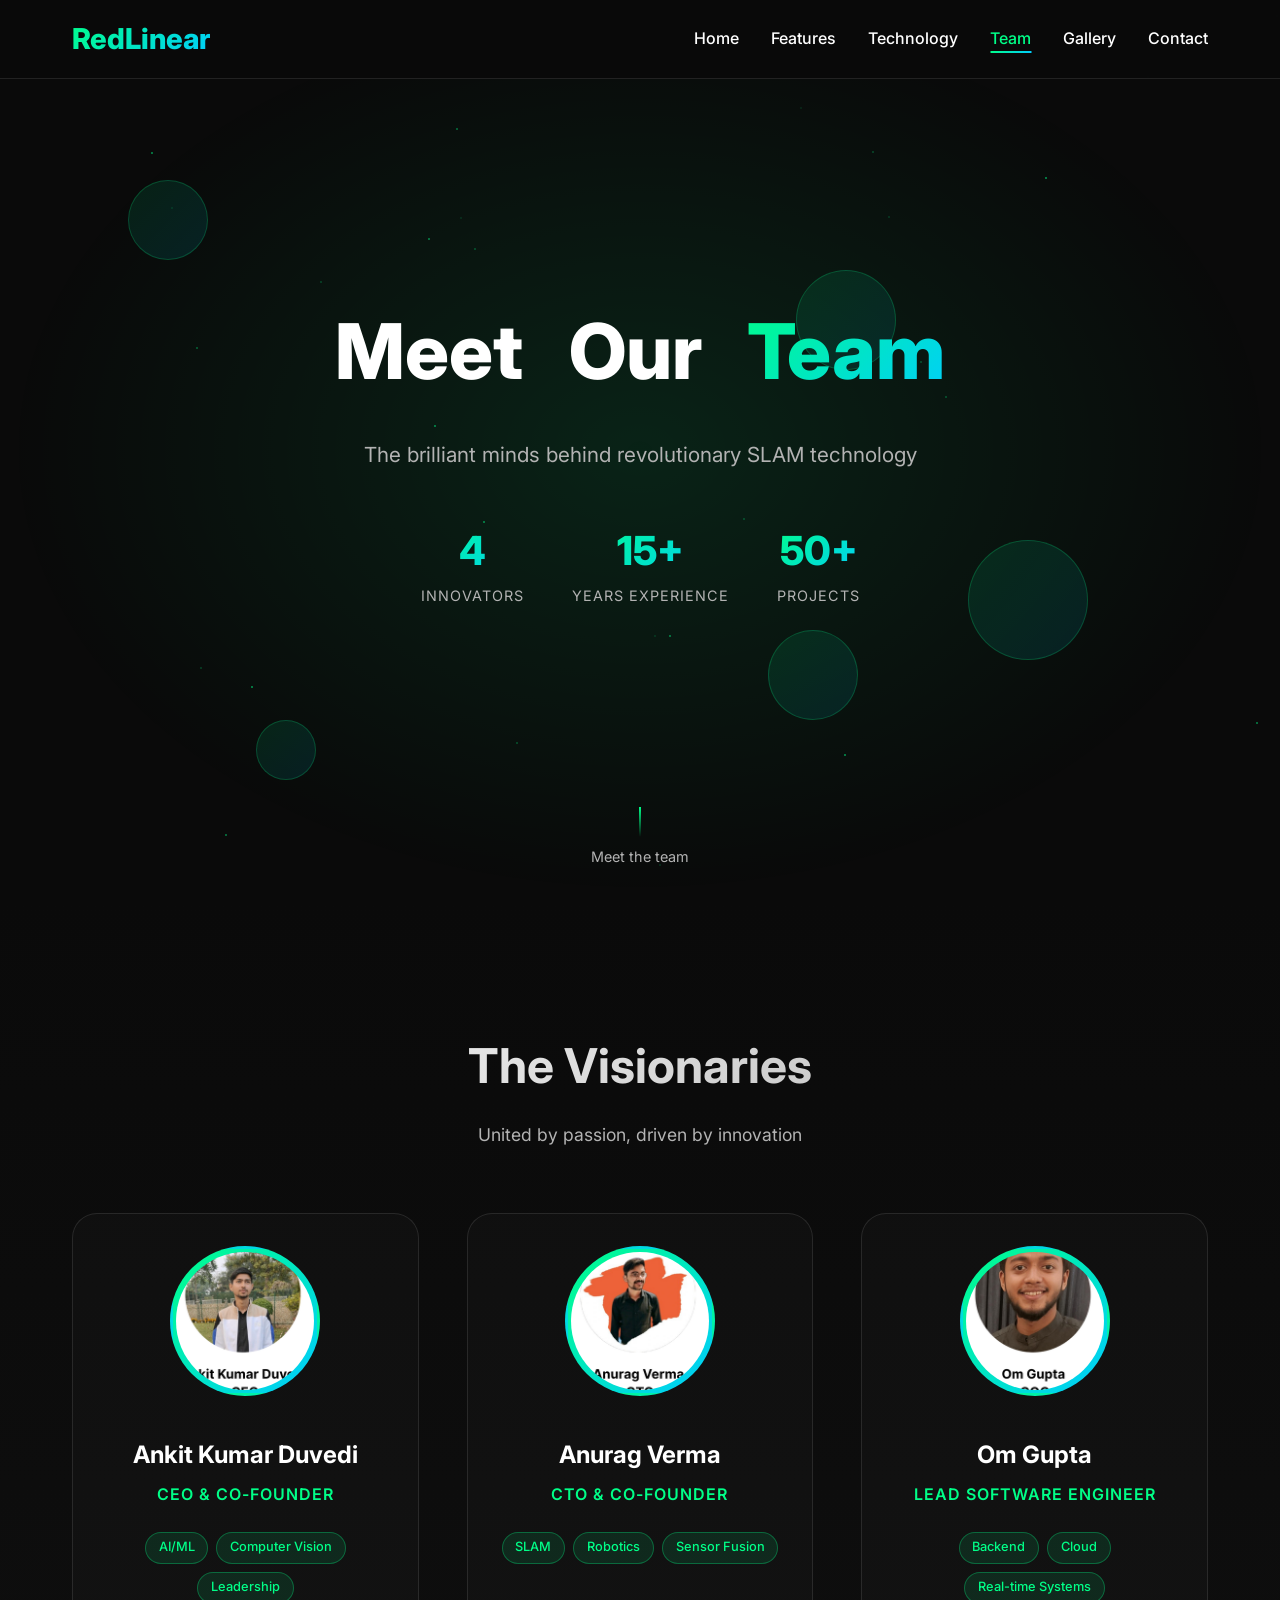
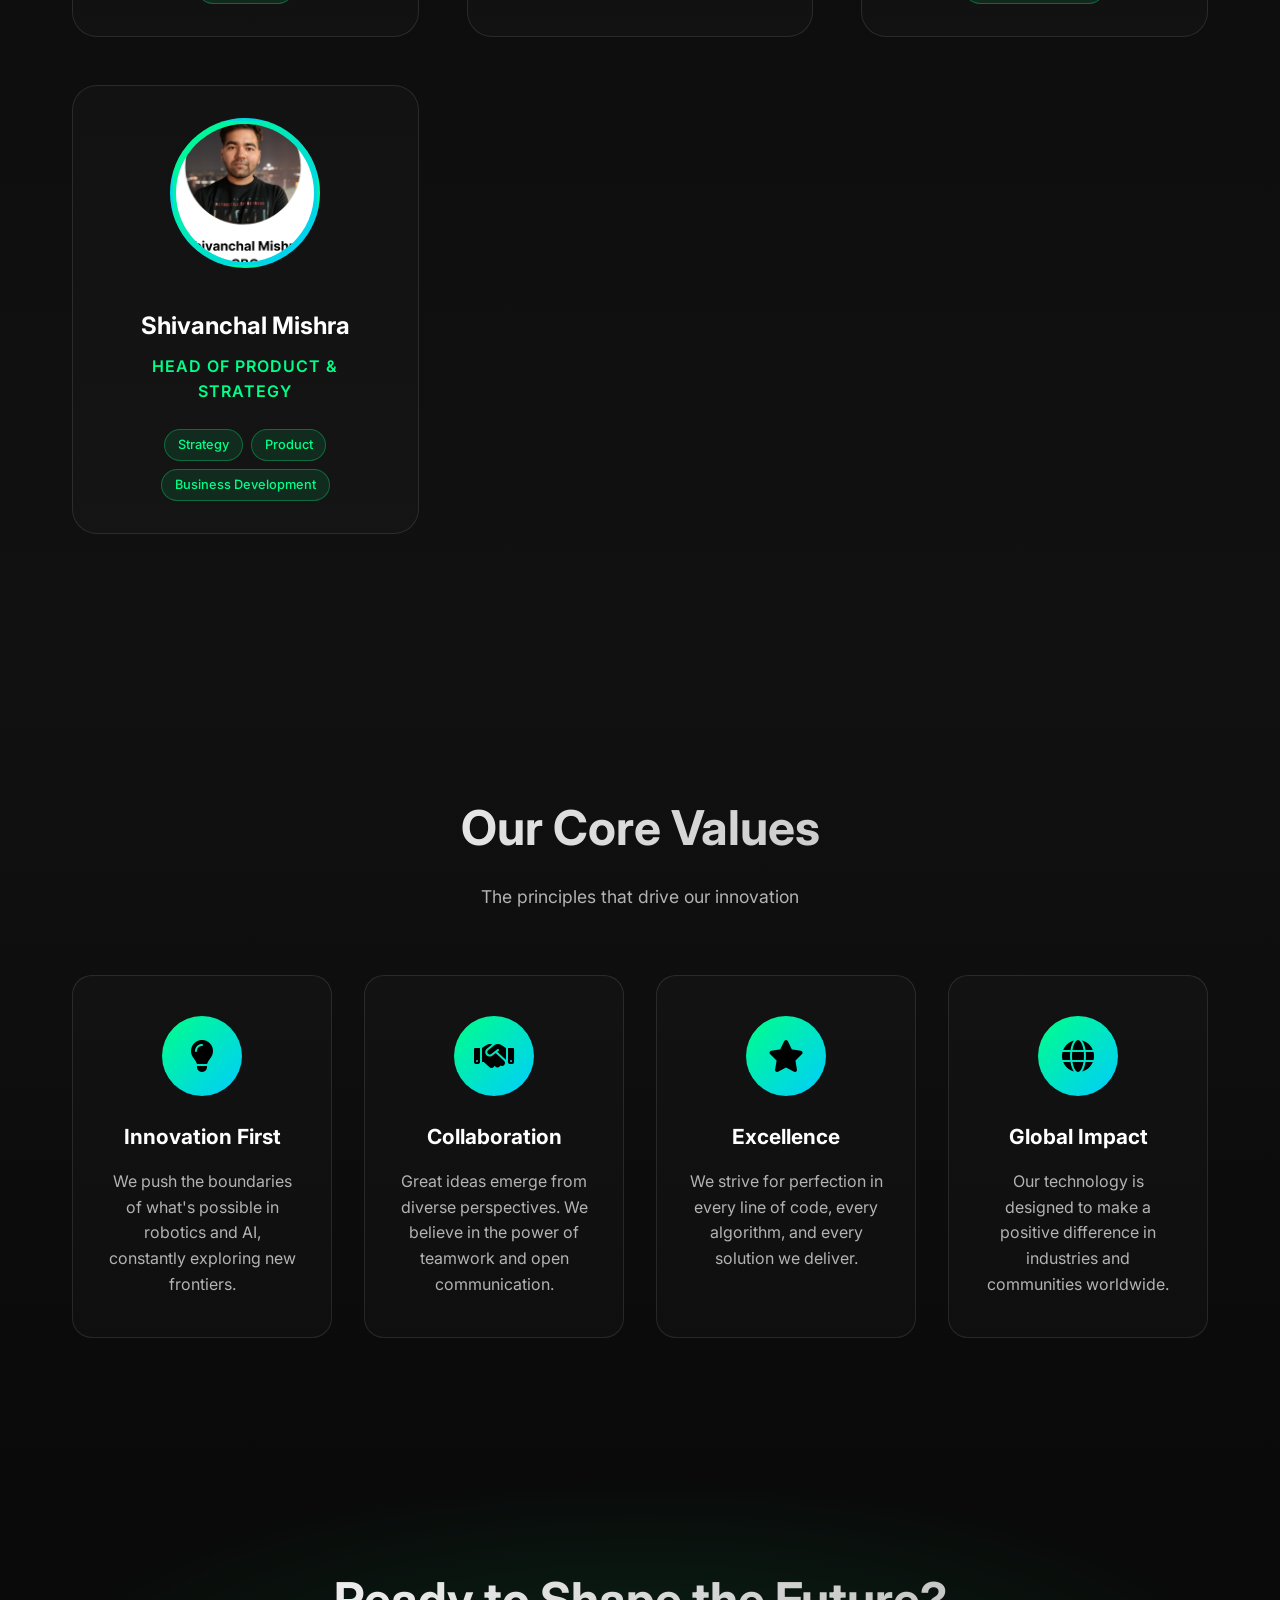
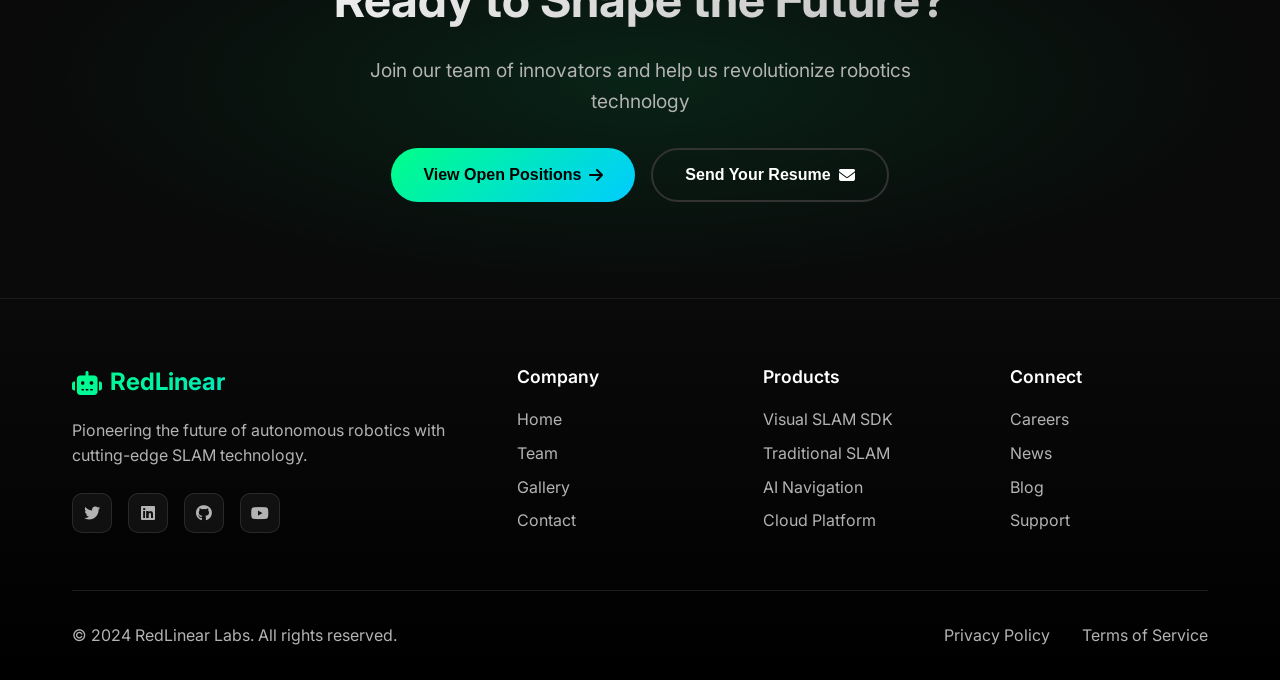
<file: team.html>
<!DOCTYPE html>
<html lang="en">
<head>
    <meta charset="UTF-8">
    <meta name="viewport" content="width=device-width, initial-scale=1.0">
    <title>Our Team - RedLinear</title>
    <link rel="stylesheet" href="https://cdnjs.cloudflare.com/ajax/libs/font-awesome/6.4.0/css/all.min.css">
    <link href="https://fonts.googleapis.com/css2?family=Inter:wght@300;400;500;600;700;800&display=swap" rel="stylesheet">
    <link rel="stylesheet" href="./team-style.css">
</head>
<body>
    <!-- Navigation -->
    <nav class="navbar">
        <div class="nav-container">
            <div class="logo">
                RedLinear
            </div>
            <ul class="nav-menu">
                <li><a href="index.html">Home</a></li>
                <li><a href="index.html#features">Features</a></li>
                <li><a href="index.html#technology">Technology</a></li>
                <li><a href="team.html" class="active">Team</a></li>
                <li><a href="gallery.html">Gallery</a></li>
                <li><a href="index.html#contact">Contact</a></li>
            </ul>
            <div class="hamburger">
                <span></span>
                <span></span>
                <span></span>
            </div>
        </div>
    </nav>

    <!-- Hero Section -->
    <section class="team-hero">
        <div class="hero-background">
            <div class="floating-elements">
                <div class="element element-1"></div>
                <div class="element element-2"></div>
                <div class="element element-3"></div>
                <div class="element element-4"></div>
                <div class="element element-5"></div>
            </div>
        </div>
        <div class="container">
            <div class="hero-content">
                <h1 class="hero-title">
                    <span class="word">Meet</span>
                    <span class="word">Our</span>
                    <span class="word">Team</span>
                </h1>
                <p class="hero-subtitle">The brilliant minds behind revolutionary SLAM technology</p>
                <div class="hero-stats">
                    <div class="stat">
                        <span class="stat-number">4</span>
                        <span class="stat-label">Innovators</span>
                    </div>
                    <div class="stat">
                        <span class="stat-number">15+</span>
                        <span class="stat-label">Years Experience</span>
                    </div>
                    <div class="stat">
                        <span class="stat-number">50+</span>
                        <span class="stat-label">Projects</span>
                    </div>
                </div>
            </div>
        </div>
        <div class="scroll-indicator">
            <div class="scroll-line"></div>
            <span>Meet the team</span>
        </div>
    </section>

    <!-- Team Members Section -->
    <section class="team-members">
        <div class="container">
            <div class="section-header">
                <h2>The Visionaries</h2>
                <p>United by passion, driven by innovation</p>
            </div>

            <div class="team-grid">
                <!-- Team Member 1 -->
                <div class="member-card" data-member="1">
                    <div class="member-image">
                        <img src="./assets/Ankit.png" alt="Team Member 1">
                        <div class="member-overlay">
                            <div class="social-links">
                                <a href="#"><i class="fab fa-linkedin"></i></a>
                                <a href="#"><i class="fab fa-twitter"></i></a>
                                <a href="#"><i class="fab fa-github"></i></a>
                            </div>
                        </div>
                        <div class="floating-icons">
                            <i class="fas fa-code"></i>
                            <i class="fas fa-brain"></i>
                            <i class="fas fa-rocket"></i>
                        </div>
                    </div>
                    <div class="member-info">
                        <h3>Ankit Kumar Duvedi</h3>
                        <p class="role">CEO & Co-Founder</p>
                        <p class="description"></p>
                        <div class="skills">
                            <span class="skill">AI/ML</span>
                            <span class="skill">Computer Vision</span>
                            <span class="skill">Leadership</span>
                        </div>
                    </div>
                </div>

                <!-- Team Member 2 -->
                <div class="member-card" data-member="2">
                    <div class="member-image">
                        <img src="./assets/Anurag.png" alt="Team Member 2">
                        <div class="member-overlay">
                            <div class="social-links">
                                <a href="#"><i class="fab fa-linkedin"></i></a>
                                <a href="#"><i class="fab fa-twitter"></i></a>
                                <a href="#"><i class="fab fa-github"></i></a>
                            </div>
                        </div>
                        <div class="floating-icons">
                            <i class="fas fa-cogs"></i>
                            <i class="fas fa-microchip"></i>
                            <i class="fas fa-robot"></i>
                        </div>
                    </div>
                    <div class="member-info">
                        <h3>Anurag Verma</h3>
                        <p class="role">CTO & Co-Founder</p>
                        <p class="description"></p>
                        <div class="skills">
                            <span class="skill">SLAM</span>
                            <span class="skill">Robotics</span>
                            <span class="skill">Sensor Fusion</span>
                        </div>
                    </div>
                </div>

                <!-- Team Member 3 -->
                <div class="member-card" data-member="3">
                    <div class="member-image">
                        <img src="./assets//om.png" alt="Team Member 3">
                        <div class="member-overlay">
                            <div class="social-links">
                                <a href="#"><i class="fab fa-linkedin"></i></a>
                                <a href="#"><i class="fab fa-twitter"></i></a>
                                <a href="#"><i class="fab fa-github"></i></a>
                            </div>
                        </div>
                        <div class="floating-icons">
                            <i class="fas fa-database"></i>
                            <i class="fas fa-cloud"></i>
                            <i class="fas fa-server"></i>
                        </div>
                    </div>
                    <div class="member-info">
                        <h3>Om Gupta</h3>
                        <p class="role">Lead Software Engineer</p>
                        <p class="description"></p>
                        <div class="skills">
                            <span class="skill">Backend</span>
                            <span class="skill">Cloud</span>
                            <span class="skill">Real-time Systems</span>
                        </div>
                    </div>
                </div>

                <!-- Team Member 4 -->
                <div class="member-card" data-member="4">
                    <div class="member-image">
                        <img src="./assets/shivanchal.png" alt="Team Member 4">
                        <div class="member-overlay">
                            <div class="social-links">
                                <a href="#"><i class="fab fa-linkedin"></i></a>
                                <a href="#"><i class="fab fa-twitter"></i></a>
                                <a href="#"><i class="fab fa-github"></i></a>
                            </div>
                        </div>
                        <div class="floating-icons">
                            <i class="fas fa-chart-line"></i>
                            <i class="fas fa-users"></i>
                            <i class="fas fa-lightbulb"></i>
                        </div>
                    </div>
                    <div class="member-info">
                        <h3>Shivanchal Mishra</h3>
                        <p class="role">Head of Product & Strategy</p>
                        <p class="description"></p>
                        <div class="skills">
                            <span class="skill">Strategy</span>
                            <span class="skill">Product</span>
                            <span class="skill">Business Development</span>
                        </div>
                    </div>
                </div>
            </div>
        </div>
    </section>

    <!-- Team Values Section -->
    <section class="team-values">
        <div class="container">
            <div class="section-header">
                <h2>Our Core Values</h2>
                <p>The principles that drive our innovation</p>
            </div>
            
            <div class="values-grid">
                <div class="value-card">
                    <div class="value-icon">
                        <i class="fas fa-lightbulb"></i>
                    </div>
                    <h3>Innovation First</h3>
                    <p>We push the boundaries of what's possible in robotics and AI, constantly exploring new frontiers.</p>
                </div>
                
                <div class="value-card">
                    <div class="value-icon">
                        <i class="fas fa-handshake"></i>
                    </div>
                    <h3>Collaboration</h3>
                    <p>Great ideas emerge from diverse perspectives. We believe in the power of teamwork and open communication.</p>
                </div>
                
                <div class="value-card">
                    <div class="value-icon">
                        <i class="fas fa-star"></i>
                    </div>
                    <h3>Excellence</h3>
                    <p>We strive for perfection in every line of code, every algorithm, and every solution we deliver.</p>
                </div>
                
                <div class="value-card">
                    <div class="value-icon">
                        <i class="fas fa-globe"></i>
                    </div>
                    <h3>Global Impact</h3>
                    <p>Our technology is designed to make a positive difference in industries and communities worldwide.</p>
                </div>
            </div>
        </div>
    </section>

    <!-- Join Team Section -->
    <section class="join-team">
        <div class="container">
            <div class="join-content">
                <h2>Ready to Shape the Future?</h2>
                <p>Join our team of innovators and help us revolutionize robotics technology</p>
                <div class="join-buttons">
                    <button class="btn-primary">
                        <span>View Open Positions</span>
                        <i class="fas fa-arrow-right"></i>
                    </button>
                    <button class="btn-secondary">
                        <span>Send Your Resume</span>
                        <i class="fas fa-envelope"></i>
                    </button>
                </div>
            </div>
        </div>
    </section>

    <!-- Footer -->
    <footer class="footer">
        <div class="container">
            <div class="footer-content">
                <div class="footer-section">
                    <div class="footer-logo">
                        <i class="fas fa-robot"></i>
                        <span>RedLinear</span>
                    </div>
                    <p>Pioneering the future of autonomous robotics with cutting-edge SLAM technology.</p>
                    <div class="social-links">
                        <a href="#"><i class="fab fa-twitter"></i></a>
                        <a href="#"><i class="fab fa-linkedin"></i></a>
                        <a href="#"><i class="fab fa-github"></i></a>
                        <a href="#"><i class="fab fa-youtube"></i></a>
                    </div>
                </div>
                
                <div class="footer-section">
                    <h4>Company</h4>
                    <ul>
                        <li><a href="index.html">Home</a></li>
                        <li><a href="team.html">Team</a></li>
                        <li><a href="gallery.html">Gallery</a></li>
                        <li><a href="index.html#contact">Contact</a></li>
                    </ul>
                </div>
                
                <div class="footer-section">
                    <h4>Products</h4>
                    <ul>
                        <li><a href="#">Visual SLAM SDK</a></li>
                        <li><a href="#">Traditional SLAM</a></li>
                        <li><a href="#">AI Navigation</a></li>
                        <li><a href="#">Cloud Platform</a></li>
                    </ul>
                </div>
                
                <div class="footer-section">
                    <h4>Connect</h4>
                    <ul>
                        <li><a href="#">Careers</a></li>
                        <li><a href="#">News</a></li>
                        <li><a href="#">Blog</a></li>
                        <li><a href="#">Support</a></li>
                    </ul>
                </div>
            </div>
            
            <div class="footer-bottom">
                <p>&copy; 2024 RedLinear Labs. All rights reserved.</p>
                <div class="footer-links">
                    <a href="#">Privacy Policy</a>
                    <a href="#">Terms of Service</a>
                </div>
            </div>
        </div>
    </footer>

    <script src="./team-script.js"></script>
</body>
</html>
</file>
<file: team-style.css>
/* Reset and Base Styles */
* {
    margin: 0;
    padding: 0;
    box-sizing: border-box;
}

body {
    font-family: 'Inter', sans-serif;
    background: #0a0a0a;
    color: #ffffff;
    overflow-x: hidden;
    line-height: 1.6;
}

.container {
    max-width: 1200px;
    margin: 0 auto;
    padding: 0 2rem;
}

/* Navigation */
.navbar {
    position: fixed;
    top: 0;
    width: 100%;
    background: rgba(10, 10, 10, 0.95);
    backdrop-filter: blur(20px);
    z-index: 1000;
    padding: 1rem 0;
    transition: all 0.3s ease;
    border-bottom: 1px solid rgba(255, 255, 255, 0.1);
}

.nav-container {
    max-width: 1200px;
    margin: 0 auto;
    display: flex;
    justify-content: space-between;
    align-items: center;
    padding: 0 2rem;
}

.logo {
    font-size: 1.8rem;
    font-weight: 800;
    background: linear-gradient(135deg, #00ff88, #00ccff);
    -webkit-background-clip: text;
    -webkit-text-fill-color: transparent;
    background-clip: text;
    display: flex;
    align-items: center;
    gap: 0.5rem;
}

.nav-menu {
    display: flex;
    list-style: none;
    gap: 2rem;
}

.nav-menu a {
    color: #ffffff;
    text-decoration: none;
    font-weight: 500;
    transition: all 0.3s ease;
    position: relative;
}

.nav-menu a.active,
.nav-menu a:hover {
    color: #00ff88;
}

.nav-menu a::after {
    content: '';
    position: absolute;
    width: 0;
    height: 2px;
    bottom: -5px;
    left: 50%;
    background: linear-gradient(135deg, #00ff88, #00ccff);
    transition: all 0.3s ease;
    transform: translateX(-50%);
}

.nav-menu a.active::after,
.nav-menu a:hover::after {
    width: 100%;
}

.hamburger {
    display: none;
    flex-direction: column;
    cursor: pointer;
}

.hamburger span {
    width: 25px;
    height: 3px;
    background: #ffffff;
    margin: 3px 0;
    transition: 0.3s;
}

/* Team Hero Section */
.team-hero {
    min-height: 100vh;
    display: flex;
    align-items: center;
    position: relative;
    overflow: hidden;
    background: radial-gradient(ellipse at center, rgba(0, 255, 136, 0.1) 0%, transparent 70%);
}

.hero-background {
    position: absolute;
    top: 0;
    left: 0;
    width: 100%;
    height: 100%;
    z-index: -1;
}

.floating-elements {
    position: relative;
    width: 100%;
    height: 100%;
}

.element {
    position: absolute;
    background: linear-gradient(135deg, rgba(0, 255, 136, 0.1), rgba(0, 204, 255, 0.1));
    border: 1px solid rgba(0, 255, 136, 0.2);
    border-radius: 50%;
    animation: float 8s ease-in-out infinite;
}

.element-1 {
    width: 80px;
    height: 80px;
    top: 20%;
    left: 10%;
    animation-delay: 0s;
}

.element-2 {
    width: 120px;
    height: 120px;
    top: 60%;
    right: 15%;
    animation-delay: 2s;
}

.element-3 {
    width: 60px;
    height: 60px;
    top: 80%;
    left: 20%;
    animation-delay: 4s;
}

.element-4 {
    width: 100px;
    height: 100px;
    top: 30%;
    right: 30%;
    animation-delay: 1s;
}

.element-5 {
    width: 90px;
    height: 90px;
    top: 70%;
    left: 60%;
    animation-delay: 3s;
}

@keyframes float {
    0%, 100% { 
        transform: translateY(0px) rotate(0deg);
        opacity: 0.5;
    }
    50% { 
        transform: translateY(-30px) rotate(180deg);
        opacity: 0.8;
    }
}

.hero-content {
    text-align: center;
    z-index: 1;
}

.hero-title {
    font-size: clamp(3rem, 6vw, 5rem);
    font-weight: 800;
    margin-bottom: 1.5rem;
    perspective: 1000px;
}

.word {
    display: inline-block;
    margin: 0 0.2em;
    transform: rotateX(90deg);
    animation: flipIn 0.8s ease forwards;
}

.word:nth-child(1) { animation-delay: 0.2s; }
.word:nth-child(2) { animation-delay: 0.4s; }
.word:nth-child(3) { 
    animation-delay: 0.6s;
    background: linear-gradient(135deg, #00ff88, #00ccff);
    -webkit-background-clip: text;
    -webkit-text-fill-color: transparent;
    background-clip: text;
}

@keyframes flipIn {
    0% {
        transform: rotateX(90deg);
        opacity: 0;
    }
    100% {
        transform: rotateX(0deg);
        opacity: 1;
    }
}

.hero-subtitle {
    font-size: 1.3rem;
    color: #b3b3b3;
    margin-bottom: 3rem;
    opacity: 0;
    animation: slideUp 0.8s ease 1s forwards;
}

@keyframes slideUp {
    from {
        opacity: 0;
        transform: translateY(30px);
    }
    to {
        opacity: 1;
        transform: translateY(0);
    }
}

.hero-stats {
    display: flex;
    justify-content: center;
    gap: 3rem;
    margin-top: 2rem;
}

.stat {
    text-align: center;
    opacity: 0;
    animation: popIn 0.6s ease forwards;
}

.stat:nth-child(1) { animation-delay: 1.2s; }
.stat:nth-child(2) { animation-delay: 1.4s; }
.stat:nth-child(3) { animation-delay: 1.6s; }

@keyframes popIn {
    0% {
        opacity: 0;
        transform: scale(0.5);
    }
    70% {
        transform: scale(1.1);
    }
    100% {
        opacity: 1;
        transform: scale(1);
    }
}

.stat-number {
    display: block;
    font-size: 2.5rem;
    font-weight: 800;
    background: linear-gradient(135deg, #00ff88, #00ccff);
    -webkit-background-clip: text;
    -webkit-text-fill-color: transparent;
    background-clip: text;
}

.stat-label {
    color: #b3b3b3;
    font-size: 0.9rem;
    text-transform: uppercase;
    letter-spacing: 1px;
}

.scroll-indicator {
    position: absolute;
    bottom: 2rem;
    left: 50%;
    transform: translateX(-50%);
    display: flex;
    flex-direction: column;
    align-items: center;
    gap: 0.5rem;
    color: #b3b3b3;
    font-size: 0.9rem;
}

.scroll-line {
    width: 2px;
    height: 30px;
    background: linear-gradient(to bottom, #00ff88, transparent);
    animation: scrollPulse 2s ease-in-out infinite;
}

@keyframes scrollPulse {
    0%, 100% { opacity: 0.3; transform: scaleY(1); }
    50% { opacity: 1; transform: scaleY(1.2); }
}

/* Section Headers */
.section-header {
    text-align: center;
    margin-bottom: 4rem;
}

.section-header h2 {
    font-size: clamp(2rem, 4vw, 3rem);
    font-weight: 700;
    margin-bottom: 1rem;
    background: linear-gradient(135deg, #ffffff, #b3b3b3);
    -webkit-background-clip: text;
    -webkit-text-fill-color: transparent;
    background-clip: text;
}

.section-header p {
    font-size: 1.1rem;
    color: #b3b3b3;
    max-width: 600px;
    margin: 0 auto;
}

/* Team Members Section */
.team-members {
    padding: 8rem 0;
    background: linear-gradient(180deg, #0a0a0a 0%, #111111 100%);
}

.team-grid {
    display: grid;
    grid-template-columns: repeat(auto-fit, minmax(300px, 1fr));
    gap: 3rem;
}

.member-card {
    background: rgba(255, 255, 255, 0.02);
    border: 1px solid rgba(255, 255, 255, 0.1);
    border-radius: 25px;
    padding: 2rem;
    position: relative;
    overflow: hidden;
    transition: all 0.5s ease;
    cursor: pointer;
    transform: translateY(0);
}

.member-card::before {
    content: '';
    position: absolute;
    top: 0;
    left: 0;
    right: 0;
    bottom: 0;
    background: linear-gradient(135deg, rgba(0, 255, 136, 0.1), rgba(0, 204, 255, 0.1));
    opacity: 0;
    transition: opacity 0.5s ease;
    z-index: 1;
}

.member-card:hover::before {
    opacity: 1;
}

.member-card:hover {
    transform: translateY(-20px) rotateY(5deg);
    border-color: rgba(0, 255, 136, 0.3);
    box-shadow: 0 25px 80px rgba(0, 255, 136, 0.2);
}

.member-image {
    position: relative;
    text-align: center;
    margin-bottom: 2rem;
    z-index: 2;
}

.member-image img {
    width: 150px;
    height: 150px;
    border-radius: 50%;
    object-fit: cover;
    border: 3px solid transparent;
    background: linear-gradient(135deg, #00ff88, #00ccff);
    padding: 3px;
    transition: all 0.5s ease;
}

.member-card:hover .member-image img {
    transform: scale(1.1) rotate(5deg);
}

.member-overlay {
    position: absolute;
    top: 50%;
    left: 50%;
    transform: translate(-50%, -50%);
    width: 150px;
    height: 150px;
    background: rgba(0, 0, 0, 0.8);
    border-radius: 50%;
    display: flex;
    align-items: center;
    justify-content: center;
    opacity: 0;
    transition: all 0.3s ease;
}

.member-card:hover .member-overlay {
    opacity: 1;
}

.social-links {
    display: flex;
    gap: 1rem;
}

.social-links a {
    width: 40px;
    height: 40px;
    background: rgba(255, 255, 255, 0.1);
    border: 1px solid rgba(255, 255, 255, 0.2);
    border-radius: 50%;
    display: flex;
    align-items: center;
    justify-content: center;
    color: #ffffff;
    text-decoration: none;
    transition: all 0.3s ease;
    transform: scale(0);
    animation: popInSocial 0.3s ease forwards;
}

.social-links a:nth-child(1) { animation-delay: 0.1s; }
.social-links a:nth-child(2) { animation-delay: 0.2s; }
.social-links a:nth-child(3) { animation-delay: 0.3s; }

@keyframes popInSocial {
    to { transform: scale(1); }
}

.social-links a:hover {
    background: linear-gradient(135deg, #00ff88, #00ccff);
    color: #000;
    transform: scale(1.1);
}

.floating-icons {
    position: absolute;
    top: 0;
    left: 0;
    width: 100%;
    height: 100%;
    pointer-events: none;
}

.floating-icons i {
    position: absolute;
    color: rgba(0, 255, 136, 0.3);
    font-size: 1.2rem;
    opacity: 0;
    transition: all 0.5s ease;
}

.floating-icons i:nth-child(1) {
    top: 20%;
    left: 20%;
    animation: floatIcon 3s ease-in-out infinite;
}

.floating-icons i:nth-child(2) {
    top: 30%;
    right: 15%;
    animation: floatIcon 3s ease-in-out infinite 1s;
}

.floating-icons i:nth-child(3) {
    bottom: 25%;
    left: 15%;
    animation: floatIcon 3s ease-in-out infinite 2s;
}

.member-card:hover .floating-icons i {
    opacity: 1;
}

@keyframes floatIcon {
    0%, 100% { transform: translateY(0px); }
    50% { transform: translateY(-10px); }
}

.member-info {
    text-align: center;
    position: relative;
    z-index: 2;
}

.member-info h3 {
    font-size: 1.5rem;
    font-weight: 700;
    margin-bottom: 0.5rem;
    color: #ffffff;
}

.role {
    font-size: 1rem;
    color: #00ff88;
    font-weight: 600;
    margin-bottom: 1rem;
    text-transform: uppercase;
    letter-spacing: 1px;
}

.description {
    color: #b3b3b3;
    line-height: 1.6;
    margin-bottom: 1.5rem;
    font-size: 0.95rem;
}

.skills {
    display: flex;
    flex-wrap: wrap;
    gap: 0.5rem;
    justify-content: center;
}

.skill {
    background: rgba(0, 255, 136, 0.1);
    border: 1px solid rgba(0, 255, 136, 0.3);
    color: #00ff88;
    padding: 0.3rem 0.8rem;
    border-radius: 20px;
    font-size: 0.8rem;
    font-weight: 500;
    transition: all 0.3s ease;
}

.member-card:hover .skill {
    background: rgba(0, 255, 136, 0.2);
    transform: translateY(-2px);
}

/* Team Values Section */
.team-values {
    padding: 8rem 0;
    background: linear-gradient(180deg, #111111 0%, #0a0a0a 100%);
}

.values-grid {
    display: grid;
    grid-template-columns: repeat(auto-fit, minmax(250px, 1fr));
    gap: 2rem;
}

.value-card {
    background: rgba(255, 255, 255, 0.02);
    border: 1px solid rgba(255, 255, 255, 0.1);
    border-radius: 20px;
    padding: 2.5rem 2rem;
    text-align: center;
    position: relative;
    overflow: hidden;
    transition: all 0.5s ease;
    cursor: pointer;
}

.value-card::before {
    content: '';
    position: absolute;
    top: 0;
    left: -100%;
    width: 100%;
    height: 100%;
    background: linear-gradient(90deg, transparent, rgba(0, 255, 136, 0.1), transparent);
    transition: left 0.8s ease;
}

.value-card:hover::before {
    left: 100%;
}

.value-card:hover {
    transform: translateY(-10px) scale(1.02);
    border-color: rgba(0, 255, 136, 0.3);
    box-shadow: 0 20px 60px rgba(0, 255, 136, 0.15);
}

.value-icon {
    width: 80px;
    height: 80px;
    background: linear-gradient(135deg, #00ff88, #00ccff);
    border-radius: 50%;
    display: flex;
    align-items: center;
    justify-content: center;
    margin: 0 auto 1.5rem;
    transition: all 0.5s ease;
    position: relative;
    z-index: 2;
}

.value-card:hover .value-icon {
    transform: rotateY(360deg) scale(1.1);
}

.value-icon i {
    font-size: 2rem;
    color: #000;
}

.value-card h3 {
    font-size: 1.3rem;
    font-weight: 700;
    margin-bottom: 1rem;
    color: #ffffff;
    position: relative;
    z-index: 2;
}

.value-card p {
    color: #b3b3b3;
    line-height: 1.6;
    position: relative;
    z-index: 2;
}

/* Join Team Section */
.join-team {
    padding: 6rem 0;
    background: radial-gradient(ellipse at center, rgba(0, 255, 136, 0.1) 0%, transparent 70%);
    text-align: center;
}

.join-content h2 {
    font-size: clamp(2rem, 4vw, 3rem);
    font-weight: 700;
    margin-bottom: 1rem;
    background: linear-gradient(135deg, #ffffff, #b3b3b3);
    -webkit-background-clip: text;
    -webkit-text-fill-color: transparent;
    background-clip: text;
}

.join-content p {
    font-size: 1.2rem;
    color: #b3b3b3;
    margin-bottom: 2rem;
    max-width: 600px;
    margin-left: auto;
    margin-right: auto;
}

.join-buttons {
    display: flex;
    gap: 1rem;
    justify-content: center;
    flex-wrap: wrap;
}

.btn-primary, .btn-secondary {
    padding: 1rem 2rem;
    border: none;
    border-radius: 50px;
    font-size: 1rem;
    font-weight: 600;
    cursor: pointer;
    display: flex;
    align-items: center;
    gap: 0.5rem;
    transition: all 0.3s ease;
    position: relative;
    overflow: hidden;
}

.btn-primary {
    background: linear-gradient(135deg, #00ff88, #00ccff);
    color: #000;
}

.btn-primary::before {
    content: '';
    position: absolute;
    top: 0;
    left: -100%;
    width: 100%;
    height: 100%;
    background: linear-gradient(135deg, #00ccff, #00ff88);
    transition: left 0.3s ease;
    z-index: -1;
}

.btn-primary:hover::before {
    left: 0;
}

.btn-primary:hover {
    transform: translateY(-3px) scale(1.05);
}

.btn-secondary {
    background: transparent;
    border: 2px solid #333;
    color: #ffffff;
}

.btn-secondary:hover {
    border-color: #00ff88;
    transform: translateY(-3px) scale(1.05);
    box-shadow: 0 10px 30px rgba(0, 255, 136, 0.3);
}

/* Footer */
.footer {
    background: linear-gradient(180deg, #0a0a0a 0%, #000000 100%);
    padding: 4rem 0 2rem;
    border-top: 1px solid rgba(255, 255, 255, 0.1);
}

.footer-content {
    display: grid;
    grid-template-columns: 2fr 1fr 1fr 1fr;
    gap: 3rem;
    margin-bottom: 3rem;
}

.footer-logo {
    display: flex;
    align-items: center;
    gap: 0.5rem;
    font-size: 1.5rem;
    font-weight: 700;
    background: linear-gradient(135deg, #00ff88, #00ccff);
    -webkit-background-clip: text;
    -webkit-text-fill-color: transparent;
    background-clip: text;
    margin-bottom: 1rem;
}

.footer-section p {
    color: #b3b3b3;
    line-height: 1.6;
    margin-bottom: 1.5rem;
}

.footer-section h4 {
    font-size: 1.1rem;
    font-weight: 600;
    margin-bottom: 1rem;
    color: #ffffff;
}

.footer-section ul {
    list-style: none;
}

.footer-section ul li {
    margin-bottom: 0.5rem;
}

.footer-section ul li a {
    color: #b3b3b3;
    text-decoration: none;
    transition: color 0.3s ease;
}

.footer-section ul li a:hover {
    color: #00ff88;
}

.social-links {
    display: flex;
    gap: 1rem;
}

.footer .social-links a {
    width: 40px;
    height: 40px;
    background: rgba(255, 255, 255, 0.05);
    border: 1px solid rgba(255, 255, 255, 0.1);
    border-radius: 10px;
    display: flex;
    align-items: center;
    justify-content: center;
    color: #b3b3b3;
    text-decoration: none;
    transition: all 0.3s ease;
}

.footer .social-links a:hover {
    background: rgba(0, 255, 136, 0.1);
    border-color: #00ff88;
    color: #00ff88;
    transform: translateY(-2px);
}

.footer-bottom {
    border-top: 1px solid rgba(255, 255, 255, 0.1);
    padding-top: 2rem;
    display: flex;
    justify-content: space-between;
    align-items: center;
    color: #b3b3b3;
}

.footer-links {
    display: flex;
    gap: 2rem;
}

.footer-links a {
    color: #b3b3b3;
    text-decoration: none;
    transition: color 0.3s ease;
}

.footer-links a:hover {
    color: #00ff88;
}

/* Responsive Design */
@media (max-width: 768px) {
    .nav-menu {
        display: none;
        position: fixed;
        top: 70px;
        left: 0;
        width: 100%;
        height: calc(100vh - 70px);
        background: rgba(10, 10, 10, 0.98);
        backdrop-filter: blur(20px);
        flex-direction: column;
        justify-content: start;
        align-items: center;
        padding-top: 2rem;
    }
    
    .nav-menu.active {
        display: flex;
    }
    
    .nav-menu li {
        margin: 1rem 0;
    }
    
    .hamburger {
        display: flex;
    }
    
    .hamburger.active span:nth-child(1) {
        transform: rotate(-45deg) translate(-5px, 6px);
    }
    
    .hamburger.active span:nth-child(2) {
        opacity: 0;
    }
    
    .hamburger.active span:nth-child(3) {
        transform: rotate(45deg) translate(-5px, -6px);
    }
    
    .hero-stats {
        flex-direction: column;
        gap: 1.5rem;
    }
    
    .team-grid {
        grid-template-columns: 1fr;
    }
    
    .values-grid {
        grid-template-columns: 1fr;
    }
    
    .join-buttons {
        flex-direction: column;
        align-items: center;
    }
    
    .footer-content {
        grid-template-columns: 1fr;
        text-align: center;
    }
    
    .footer-bottom {
        flex-direction: column;
        gap: 1rem;
        text-align: center;
    }
}

@media (max-width: 480px) {
    .container {
        padding: 0 1rem;
    }
    
    .nav-container {
        padding: 0 1rem;
    }
    
    .member-card {
        padding: 1.5rem;
    }
    
    .value-card {
        padding: 2rem 1.5rem;
    }
}

/* Custom Animations */
.animate-in {
    opacity: 0;
    transform: translateY(30px);
    transition: all 0.6s ease;
}

.animate-in.visible {
    opacity: 1;
    transform: translateY(0);
}

.bounce-in {
    animation: bounceIn 0.8s ease;
}

@keyframes bounceIn {
    0% {
        opacity: 0;
        transform: scale(0.3);
    }
    50% {
        opacity: 1;
        transform: scale(1.05);
    }
    70% {
        transform: scale(0.9);
    }
    100% {
        opacity: 1;
        transform: scale(1);
    }
}

.slide-in-left {
    opacity: 0;
    transform: translateX(-50px);
    transition: all 0.6s ease;
}

.slide-in-left.visible {
    opacity: 1;
    transform: translateX(0);
}

.slide-in-right {
    opacity: 0;
    transform: translateX(50px);
    transition: all 0.6s ease;
}

.slide-in-right.visible {
    opacity: 1;
    transform: translateX(0);
}

.rotate-in {
    opacity: 0;
    transform: rotate(-180deg) scale(0.5);
    transition: all 0.8s ease;
}

.rotate-in.visible {
    opacity: 1;
    transform: rotate(0deg) scale(1);
}
</file>
